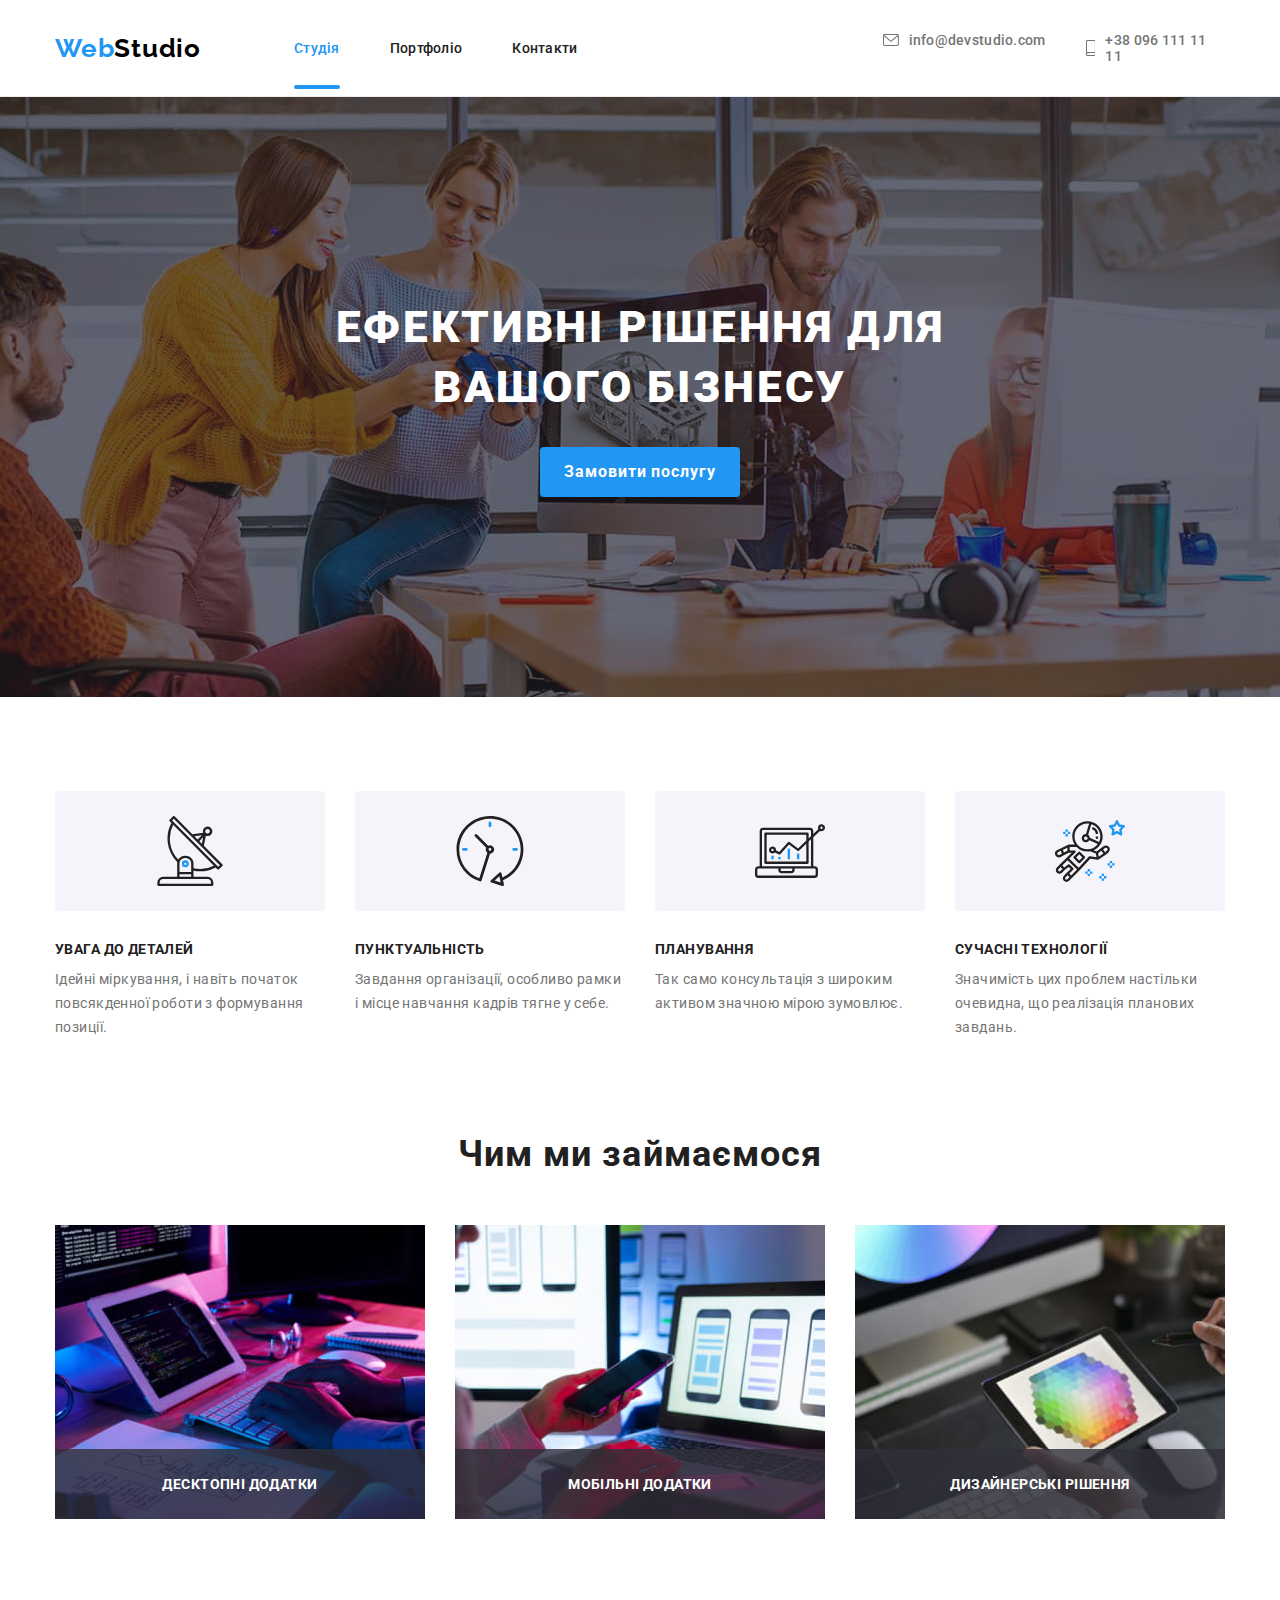
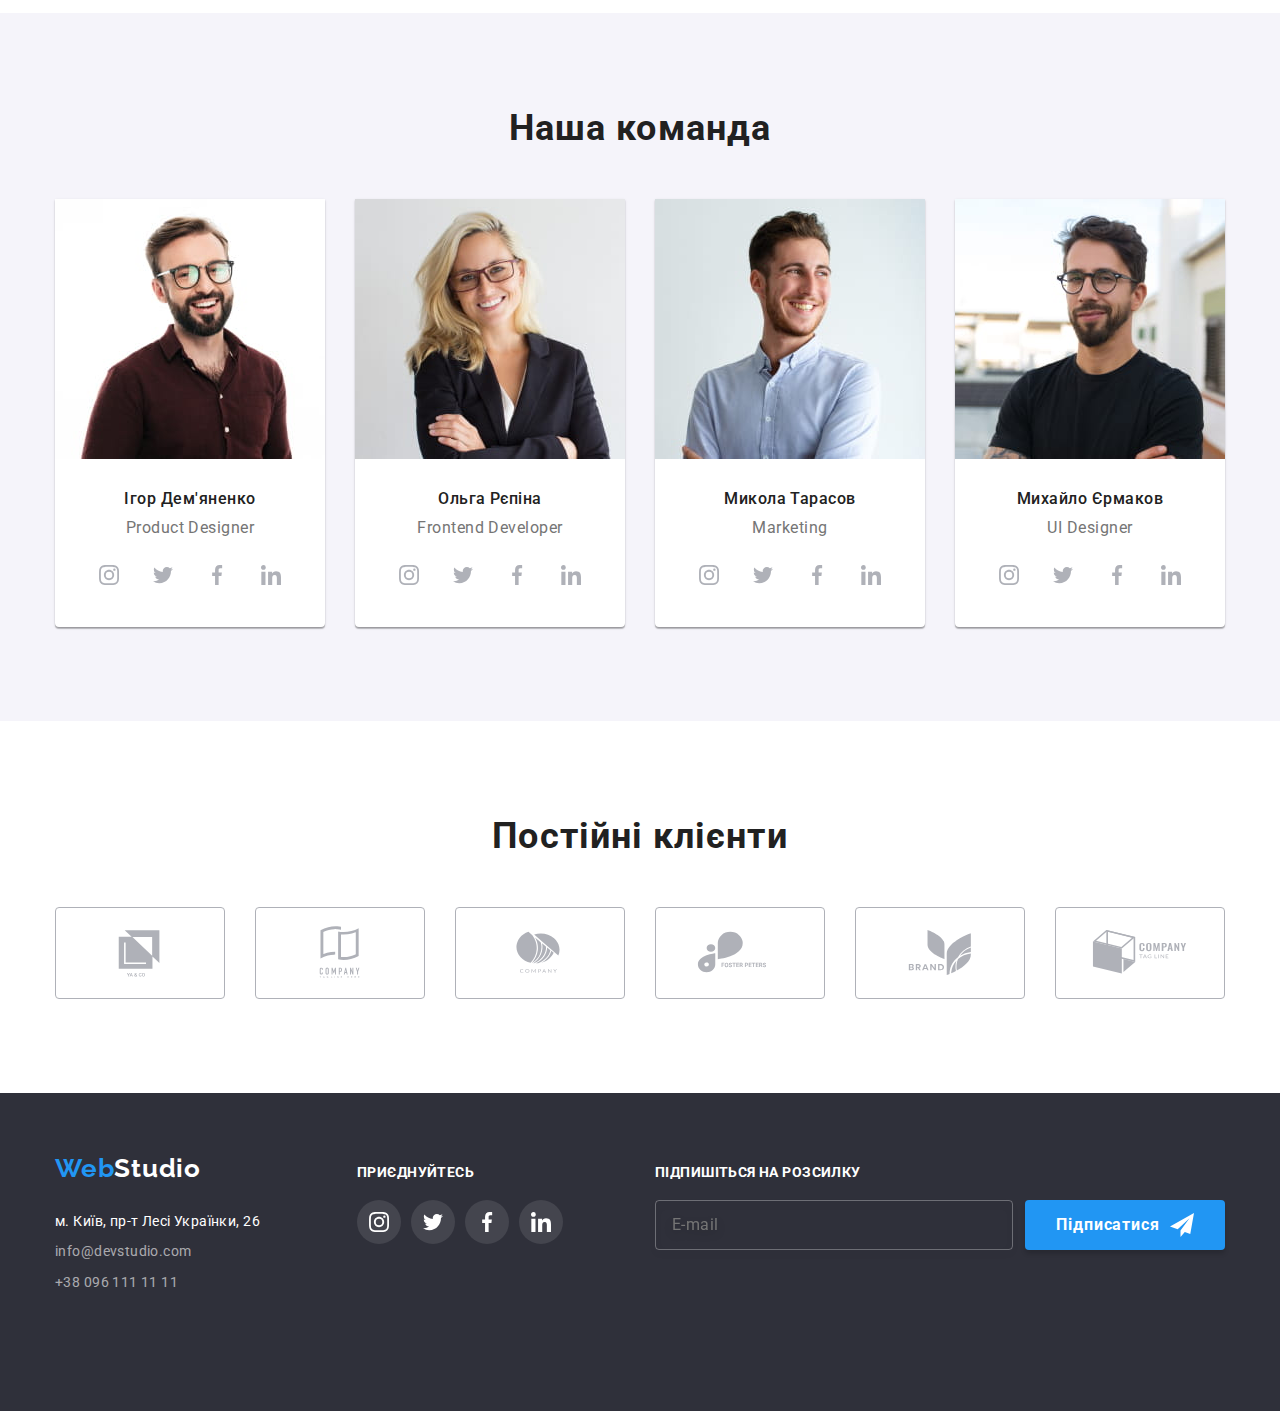
<file: index.html>
<!DOCTYPE html>
<html lang="uk">

<head>
  <meta charset="UTF-8" />
  <meta http-equiv="X-UA-Compatible" content="IE=edge" />
  <meta name="viewport" content="width=device-width, initial-scale=1.0" />
  <title>Web Studio - Студія</title>
  <link rel="preconnect" href="https://fonts.googleapis.com" />
  <link rel="preconnect" href="https://fonts.gstatic.com" crossorigin />
  <link href="https://fonts.googleapis.com/css2?family=Raleway:wght@700&family=Roboto:wght@400;500;700;900&display=swap"
    rel="stylesheet" />
  <link rel="stylesheet" href="./css/main.min.css">

</head>

<body data-body>
  <header class="header">
    <!-- Навігація -->
    <div class="header__container container">
      <!-- Логотип -->
      <div class="mobile-header">
        <a href="./index.html" lang="en" class="header__logo logo link">
          <span class="logo--alt">Web</span>Studio
        </a>
        <button type="button" class="menu-button" aria-expanded="true" data-menu-button>
          <svg width="40" height="40" aria-label="Перемикач мобільного меню" class="menu-button__icon">
            <use href="./images/icons.svg#icon-burger" class="icon__menu"></use>
            <use href="./images/icons.svg#icon-cross" class="icon__cross"></use>
          </svg>
        </button>
      </div>
      <div class="header__menu" data-menu>
        <nav class="nav">
          <ul class="nav__list list">
            <li class="nav__item">
              <a href="./index.html" class="nav__link nav__link--current link">
                Студія</a>
            </li>
            <li class="nav__item">
              <a href="./portfolio.html" class="nav__link link">
                Портфоліо
              </a>
            </li>
            <li class="nav__item">
              <a href="#" class="nav__link link">Контакти</a>
            </li>
          </ul>
        </nav>
        <ul class="header-contacts list">
          <li class="header-contacts__item">
            <a href="mailto:info@devstudio.com" class="header-contacts__link header-email link">
              <svg class="header-contacts__icon" width="16" height="12">
                <use href="./images/icons.svg#icon-envelope"></use>
              </svg>
              info@devstudio.com
            </a>
          </li>
          <li class="header-contacts__item">
            <a href="tel:+380961111111" class="header-contacts__link header-tel link">
              <svg class="header-contacts__icon" width="10" height="16">
                <use href="./images/icons.svg#icon-smartphone"></use>
              </svg>
              +38 096 111 11 11
            </a>
          </li>
        </ul>
        <ul class="header-socials list">
          <li class="header-socials__item">
            <a href="#" rel="nofollow noreferrer noopener" class="header-socials__link link">
              Instagram
            </a>
          </li>
          <li class="header-socials__item">
            <a href="#" rel="nofollow noreferrer noopener" class="header-socials__link link">
              Twitter
            </a>
          </li>
          <li class="header-socials__item">
            <a href="#" rel="nofollow noreferrer noopener" class="header-socials__link link">
              Facebook
            </a>
          </li>
          <li class="header-socials__item">
            <a href="#" rel="nofollow noreferrer noopener" class="header-socials__link link">
              LinkedIn
            </a>
          </li>
        </ul>
      </div>
    </div>
  </header>
  <main>
    <!-- Hero -->
    <section class="hero section">
      <div class="container">
        <h1 class="hero__title">Ефективні рішення для вашого бізнесу</h1>
        <button type="button" class="hero__button button" data-modal-open>Замовити послугу</button>
      </div>
    </section>
    <!-- Переваги -->
    <section class="advantages section">
      <div class="container">
        <h2 class="visually-hidden">Наші переваги</h2>
        <ul class="advantages__list list">
          <li class="advantages__item">
            <div class="advantages__wrapper">
              <svg class="advantages__icon" width="70" height="70">
                <use href="./images/icons.svg#icon-antenna"></use>
              </svg>
            </div>
            <h3 class="advantages__title">Увага до деталей</h3>
            <p class="advantages__text">
              Ідейні міркування, і навіть початок повсякденної роботи з
              формування позиції.
            </p>
          </li>
          <li class="advantages__item">
            <div class="advantages__wrapper">
              <svg class="advantages__icon" width="70" height="70">
                <use href="./images/icons.svg#icon-clock"></use>
              </svg>
            </div>
            <h3 class="advantages__title">Пунктуальність</h3>
            <p class="advantages__text">
              Завдання організації, особливо рамки і місце навчання кадрів
              тягне у себе.
            </p>
          </li>
          <li class="advantages__item">
            <div class="advantages__wrapper">
              <svg class="advantages__icon" width="70" height="70">
                <use href="./images/icons.svg#icon-diagram"></use>
              </svg>
            </div>
            <h3 class="advantages__title">Планування</h3>
            <p class="advantages__text">
              Так само консультація з широким активом значною мірою зумовлює.
            </p>
          </li>
          <li class="advantages__item">
            <div class="advantages__wrapper">
              <svg class="advantages__icon" width="70" height="70">
                <use href="./images/icons.svg#icon-astronaut"></use>
              </svg>
            </div>
            <h3 class="advantages__title">Сучасні технології</h3>
            <p class="advantages__text">
              Значимість цих проблем настільки очевидна, що реалізація
              планових завдань.
            </p>
          </li>
        </ul>
      </div>
    </section>
    <!-- Чим ми займаємося -->
    <section class="speciality section">
      <div class="container">
        <h2 class="speciality__title section__title">Чим ми займаємося</h2>
        <ul class="speciality__list list">
          <li class="speciality__item">
            <div class="speciality__thumb">
              <picture>
                <source srcset="./images/coder.jpg 1x, ./images/coder-x2.jpg 2x" media="(min-width: 1200px)">
                <img src="./images/coder.jpg" alt="Програміст, який працює за робочим столом в офісі" width="370"
                  class="speciality__img img" />
              </picture>
              <p class="speciality__text">Десктопні додатки</p>
            </div>
          </li>
          <li class="speciality__item">
            <div class="speciality__thumb">
              <picture>
                <source srcset="./images/ui-designer.jpg 1x, ./images/ui-designer-x2.jpg 2x"
                  media="(min-width: 1200px)">
                <img src="./images/ui-designer.jpg"
                  alt="Юай-дизайнер з телефоном в руці переглядає макети веб-інтерфейсу на ноутбуці" width="370"
                  class="speciality__img img" />
              </picture>
              <p class="speciality__text">Мобільні додатки</p>
            </div>
          </li>
          <li class="speciality__item">
            <div class="speciality__thumb">
              <picture>
                <source srcset="./images/artist.jpg 1x, ./images/artist-x2.jpg 2x" media="(min-width: 1200px)">
                <img src="./images/artist.jpg"
                  alt="Творчий художник веб-дизайну тримає графічний планшет із палітрою кольорів" width="370"
                  class="speciality__img img" />
              </picture>
              <p class="speciality__text">Дизайнерські рішення</p>
            </div>
          </li>
        </ul>
      </div>
    </section>
    <!-- Команда -->
    <section class="team section">
      <div class="container">
        <h2 class="team__title section__title">Наша команда</h2>
        <ul class="team__list list">
          <li class="team__card">
            <picture>
              <source srcset="./images/igor.jpg 1x, ./images/igor-x2.jpg 2x" media="(min-width: 1200px)">
              <source srcset="./images/igor-tab.jpg 1x, ./images/igor-tab-x2.jpg 2x" media="(min-width: 768px)">
              <source srcset="./images/igor-mob.jpg 1x, ./images/igor-mob-x2.jpg 2x" media="(max-width: 767px)">
              <img src="./images/igor.jpg"
                alt="Молодий білий чоловік з темним коротким волоссям і короткою бородою в окулярах та темно-бордовій сорочці"
                width="450" class="team__img img" />
            </picture>
            <div class="team__footer">
              <h3 class="team__member">Ігор Дем'яненко</h3>
              <p class="team__position">Product Designer</p>
              <ul class="team-socials">
                <li class="team-socials__item socials-item">
                  <a href="#" target="_blank" rel="nofollow noreferrer noopener"
                    class="team-socials__link socials-link link">
                    <svg class="team-socials__icon" width="20" height="20">
                      <use href="./images/icons.svg#icon-instagram"></use>
                    </svg>
                  </a>
                </li>
                <li class="team-socials__item socials-item">
                  <a href="#" target="_blank" rel="nofollow noreferrer noopener"
                    class="team-socials__link socials-link link">
                    <svg class="team-socials__icon" width="20" height="20">
                      <use href="./images/icons.svg#icon-twitter"></use>
                    </svg>
                  </a>
                </li>
                <li class="team-socials__item socials-item">
                  <a href="#" target="_blank" rel="nofollow noreferrer noopener"
                    class="team-socials__link socials-link link">
                    <svg class="team-socials__icon" width="20" height="20">
                      <use href="./images/icons.svg#icon-facebook"></use>
                    </svg>
                  </a>
                </li>
                <li class="team-socials__item socials-item">
                  <a href="#" target="_blank" rel="nofollow noreferrer noopener"
                    class="team-socials__link socials-link link">
                    <svg class="team-socials__icon" width="20" height="20">
                      <use href="./images/icons.svg#icon-linkedin"></use>
                    </svg>
                  </a>
                </li>
              </ul>
            </div>
          </li>
          <li class="team__card">
            <picture>
              <source srcset="./images/olga.jpg 1x, ./images/olga-x2.jpg 2x" media="(min-width: 1200px)">
              <source srcset="./images/olga-tab.jpg 1x, ./images/olga-tab-x2.jpg 2x" media="(min-width: 768px)">
              <source srcset="./images/olga-mob.jpg 1x, ./images/olga-mob-x2.jpg 2x" media="(max-width: 767px)">
              <img src="./images/olga.jpg"
                alt="Молода біла жінка з довгим білявим волоссям в окулярах та чорному піджаку" width="450"
                class="team__img img" />
            </picture>
            <div class="team__footer">
              <h3 class="team__member">Ольга Рєпіна</h3>
              <p class="team__position">Frontend Developer</p>
              <ul class="team-socials">
                <li class="team-socials__item socials-item">
                  <a href="#" target="_blank" rel="nofollow noreferrer noopener"
                    class="team-socials__link socials-link link">
                    <svg class="team-socials__icon" width="20" height="20">
                      <use href="./images/icons.svg#icon-instagram"></use>
                    </svg>
                  </a>
                </li>
                <li class="team-socials__item socials-item">
                  <a href="#" target="_blank" rel="nofollow noreferrer noopener"
                    class="team-socials__link socials-link link">
                    <svg class="team-socials__icon" width="20" height="20">
                      <use href="./images/icons.svg#icon-twitter"></use>
                    </svg>
                  </a>
                </li>
                <li class="team-socials__item socials-item">
                  <a href="#" target="_blank" rel="nofollow noreferrer noopener"
                    class="team-socials__link socials-link link">
                    <svg class="team-socials__icon" width="20" height="20">
                      <use href="./images/icons.svg#icon-facebook"></use>
                    </svg>
                  </a>
                </li>
                <li class="team-socials__item socials-item">
                  <a href="#" target="_blank" rel="nofollow noreferrer noopener"
                    class="team-socials__link socials-link link">
                    <svg class="team-socials__icon" width="20" height="20">
                      <use href="./images/icons.svg#icon-linkedin"></use>
                    </svg>
                  </a>
                </li>
              </ul>
            </div>
          </li>
          <li class="team__card">
            <picture>
              <source srcset="./images/mykola.jpg 1x, ./images/mykola-x2.jpg 2x" media="(min-width: 1200px)">
              <source srcset="./images/mykola-tab.jpg 1x, ./images/mykola-tab-x2.jpg 2x" media="(min-width: 768px)">
              <source srcset="./images/mykola-mob.jpg 1x, ./images/mykola-mob-x2.jpg 2x" media="(max-width: 767px)">
              <img src="./images/mykola.jpg"
                alt="Молодий білий чоловік з русявим волоссям та короткою бородою в блакитній сорочці" width="450"
                class="team__img img" />
            </picture>
            <div class="team__footer">
              <h3 class="team__member">Микола Тарасов</h3>
              <p class="team__position">Marketing</p>
              <ul class="team-socials">
                <li class="team-socials__item socials-item">
                  <a href="#" target="_blank" rel="nofollow noreferrer noopener"
                    class="team-socials__link socials-link link">
                    <svg class="team-socials__icon" width="20" height="20">
                      <use href="./images/icons.svg#icon-instagram"></use>
                    </svg>
                  </a>
                </li>
                <li class="team-socials__item socials-item">
                  <a href="#" target="_blank" rel="nofollow noreferrer noopener"
                    class="team-socials__link socials-link link">
                    <svg class="team-socials__icon" width="20" height="20">
                      <use href="./images/icons.svg#icon-twitter"></use>
                    </svg>
                  </a>
                </li>
                <li class="team-socials__item socials-item">
                  <a href="#" target="_blank" rel="nofollow noreferrer noopener"
                    class="team-socials__link socials-link link">
                    <svg class="team-socials__icon" width="20" height="20">
                      <use href="./images/icons.svg#icon-facebook"></use>
                    </svg>
                  </a>
                </li>
                <li class="team-socials__item socials-item">
                  <a href="#" target="_blank" rel="nofollow noreferrer noopener"
                    class="team-socials__link socials-link link">
                    <svg class="team-socials__icon" width="20" height="20">
                      <use href="./images/icons.svg#icon-linkedin"></use>
                    </svg>
                  </a>
                </li>
              </ul>
            </div>
          </li>
          <li class="team__card">
            <picture>
              <source srcset="./images/mykhailo.jpg 1x, ./images/mykhailo-x2.jpg 2x" media="(min-width: 1200px)">
              <source srcset="./images/mykhailo-tab.jpg 1x, ./images/mykhailo-tab-x2.jpg 2x" media="(min-width: 768px)">
              <source srcset="./images/mykhailo-mob.jpg 1x, ./images/mykhailo-mob-x2.jpg 2x" media="(max-width: 767px)">
              <img src="./images/mykhailo.jpg"
                alt="Молодий білий чоловік з темним коротким волоссям і короткою бородою в окулярах та чорній футболці"
                width="450" class="team__img img" />
            </picture>
            <div class="team__footer">
              <h3 class="team__member">Михайло Єрмаков</h3>
              <p class="team__position">UI Designer</p>
              <ul class="team-socials">
                <li class="team-socials__item socials-item">
                  <a href="#" target="_blank" rel="nofollow noreferrer noopener"
                    class="team-socials__link socials-link link">
                    <svg class="team-socials__icon" width="20" height="20">
                      <use href="./images/icons.svg#icon-instagram"></use>
                    </svg>
                  </a>
                </li>
                <li class="team-socials__item socials-item">
                  <a href="#" target="_blank" rel="nofollow noreferrer noopener"
                    class="team-socials__link socials-link link">
                    <svg class="team-socials__icon" width="20" height="20">
                      <use href="./images/icons.svg#icon-twitter"></use>
                    </svg>
                  </a>
                </li>
                <li class="team-socials__item socials-item">
                  <a href="#" target="_blank" rel="nofollow noreferrer noopener"
                    class="team-socials__link socials-link link">
                    <svg class="team-socials__icon" width="20" height="20">
                      <use href="./images/icons.svg#icon-facebook"></use>
                    </svg>
                  </a>
                </li>
                <li class="team-socials__item socials-item">
                  <a href="#" target="_blank" rel="nofollow noreferrer noopener"
                    class="team-socials__link socials-link link">
                    <svg class="team-socials__icon" width="20" height="20">
                      <use href="./images/icons.svg#icon-linkedin"></use>
                    </svg>
                  </a>
                </li>
              </ul>
            </div>
          </li>
        </ul>
      </div>
    </section>
    <!-- Клієнти -->
    <section class="clients section">
      <h2 class="clients__title section__title">Постійні клієнти</h2>
      <ul class="clients__list list">
        <li class="clients__item">
          <a href="#" class="clients__link link">
            <svg class="clients__icon" width="106" height="60">
              <use href="./images/icons.svg#icon-yaco"></use>
            </svg>
          </a>
        </li>
        <li class="clients__item">
          <a href="#" class="clients__link link">
            <svg class="clients__icon" width="106" height="60">
              <use href="./images/icons.svg#icon-tagline"></use>
            </svg>
          </a>
        </li>
        <li class="clients__item">
          <a href="#" class="clients__link link">
            <svg class="clients__icon" width="106" height="60">
              <use href="./images/icons.svg#icon-onion"></use>
            </svg>
          </a>
        </li>
        <li class="clients__item">
          <a href="#" class="clients__link link">
            <svg class="clients__icon" width="106" height="60">
              <use href="./images/icons.svg#icon-foster-peters"></use>
            </svg>
          </a>
        </li>
        <li class="clients__item">
          <a href="#" class="clients__link link">
            <svg class="clients__icon" width="106" height="60">
              <use href="./images/icons.svg#icon-brand"></use>
            </svg>
          </a>
        </li>
        <li class="clients__item">
          <a href="#" class="clients__link link">
            <svg class="clients__icon" width="106" height="60">
              <use href="./images/icons.svg#icon-cube"></use>
            </svg>
          </a>
        </li>
      </ul>
    </section>
  </main>
  <!-- Підвал -->
  <footer class="footer">
    <div class="footer__container container">
      <div class="footer-contacts">
        <a href="./index.html" lang="en" class="footer__logo logo link">
          <span class="logo--alt">Web</span>Studio
        </a>
        <address>
          <ul class="footer-contacts__list list">
            <li class="footer-contacts__item">
              <a href="https://goo.gl/maps/NJSrtaBUTpCPPySD8" rel="nofollow noreferrer noopener"
                class="footer-contacts__link footer-contacts__link--color link">
                м. Київ, пр-т Лесі Українки, 26
              </a>
            </li>
            <li class="footer-contacts__item">
              <a href="mailto:info@devstudio.com" class="footer-contacts__link link">
                info@devstudio.com
              </a>
            </li>
            <li class="footer-contacts__item">
              <a href="tel:+380961111111" class="footer-contacts__link link">
                +38 096 111 11 11
              </a>
            </li>
          </ul>
        </address>
      </div>
      <div class="footer-social">
        <b class="footer-social__title">Приєднуйтесь</b>
        <ul class="footer-social__list">
          <li class="footer-social__item socials-item">
            <a href="#" target="_blank" rel="nofollow noreferrer noopener" class="footer-social__link socials-link">
              <svg class="footer-social__icon" width="20" height="20">
                <use href="./images/icons.svg#icon-instagram"></use>
              </svg>
            </a>
          </li>
          <li class="footer-social__item socials-item">
            <a href="#" target="_blank" rel="nofollow noreferrer noopener" class="footer-social__link socials-link">
              <svg class="footer-social__icon" width="20" height="20">
                <use href="./images/icons.svg#icon-twitter"></use>
              </svg>
            </a>
          </li>
          <li class="footer-social__item socials-item">
            <a href="#" target="_blank" rel="nofollow noreferrer noopener" class="footer-social__link socials-link">
              <svg class="footer-social__icon" width="20" height="20">
                <use href="./images/icons.svg#icon-facebook"></use>
              </svg>
            </a>
          </li>
          <li class="footer-social__item socials-item">
            <a href="#" target="_blank" rel="nofollow noreferrer noopener" class="footer-social__link socials-link">
              <svg class="footer-social__icon" width="20" height="20">
                <use href="./images/icons.svg#icon-linkedin"></use>
              </svg>
            </a>
          </li>
        </ul>
      </div>
      <div class="subscription">
        <b class="subscription__title">Підпишіться на розсилку</b>
        <form class="subscription__form">
          <input aria-label="E-mail" type="email" name="footer-email" class="subscription__input" placeholder="E-mail"
            required>
          <button type="submit" class="subscription__button button">
            Підписатися
            <svg class="subscription__icon" width="24" height="24">
              <use href="./images/icons.svg#icon-send"></use>
            </svg>
          </button>
        </form>
      </div>
    </div>
  </footer>
  <!-- Модальне вікно -->
  <div class="backdrop is-hidden" data-modal>
    <div class="modal">
      <button type="button" class="modal-close" data-modal-close>
        <svg class="modal-close__icon" width="18" height="18">
          <use href="./images/icons.svg#icon-close-black"></use>
        </svg>
      </button>
      <b class="modal__title">Залиште свої дані, ми вам передзвонимо</b>
      <form class="modal__form">
        <div class="modal__wrapper">
          <label for="user-name" class="modal__input-label">Ім'я</label>
          <input type="text" name="user-name" id="user-name" placeholder=" " class="modal__input" required>
          <svg class="modal__input-icon" width="18" height="18">
            <use href="./images/icons.svg#icon-person"></use>
          </svg>
        </div>
        <div class="modal__wrapper">
          <label for="tel" class="modal__input-label">Телефон</label>
          <input type="tel" name="tel" id="tel" placeholder=" " class="modal__input" required>
          <svg class="modal__input-icon" width="18" height="18">
            <use href="./images/icons.svg#icon-phone"></use>
          </svg>
        </div>
        <div class="modal__wrapper">
          <label for="modal-email" class="modal__input-label">Пошта</label>
          <input type="email" name="email" id="modal-email" placeholder=" " class="modal__input" required>
          <svg class="modal__input-icon" width="18" height="18">
            <use href="./images/icons.svg#icon-email"></use>
          </svg>
        </div>
        <div class="modal__wrapper">
          <label for="modal-comment" class="modal__input-label">Коментар</label>
          <textarea name="modal-comment" id="modal-comment" rows="10" placeholder="Введіть текст"
            class="modal__coment"></textarea>
        </div>
        <div class="policy__wrapper">
          <input type="checkbox" id="policy" class="policy__input visually-hidden">
          <label for="policy" class="policy__label">
            <span class="policy__icon-wrapper">
              <svg class="policy__icon" width="16" height="15">
                <use href="./images/icons.svg#icon-check"></use>
              </svg>
            </span>
            <span class="policy__text">
              Погоджуюся з розсилкою та приймаю <a href="#" class="policy__link"> Умови
                договору</a>
            </span></label>
        </div>
        <button type="submit" class="modal__button button">Відправити</button>
      </form>
    </div>
  </div>
  <script src="./js/modal.js"></script>
  <script src="./js/mobile-menu.js"></script>
</body>

</html>
</file>
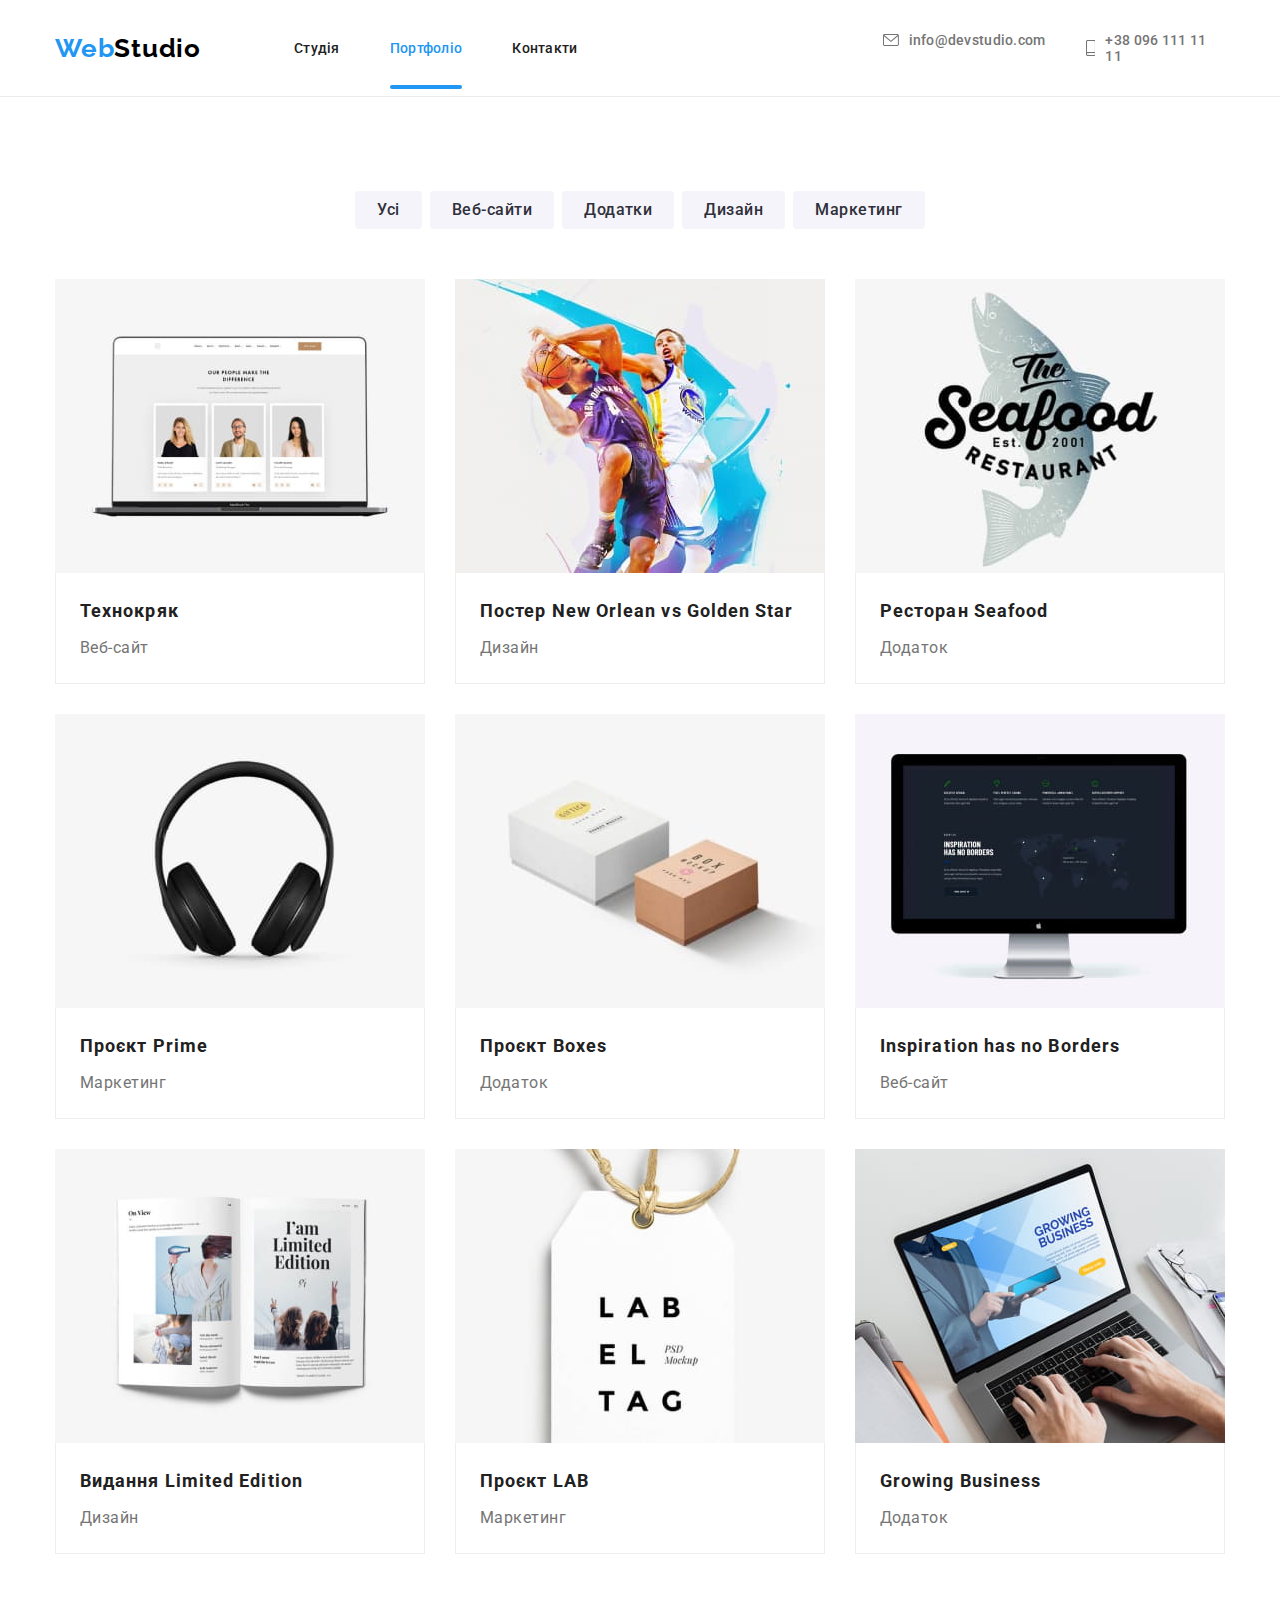
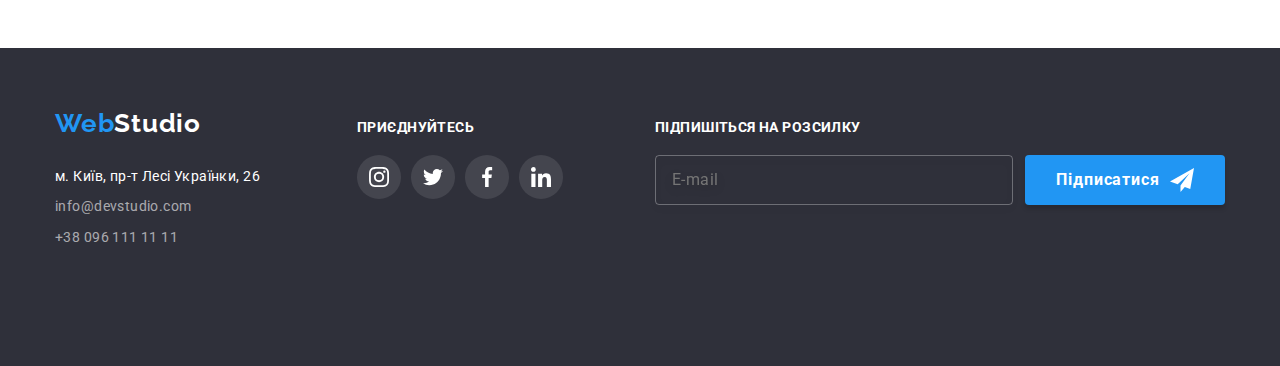
<file: portfolio.html>
<!DOCTYPE html>
<html lang="uk">

<head>
  <meta charset="UTF-8" />
  <meta http-equiv="X-UA-Compatible" content="IE=edge" />
  <meta name="viewport" content="width=device-width, initial-scale=1.0" />
  <title>Web Studio - Портфоліо</title>
  <link rel="preconnect" href="https://fonts.googleapis.com" />
  <link rel="preconnect" href="https://fonts.gstatic.com" crossorigin />
  <link href="https://fonts.googleapis.com/css2?family=Raleway:wght@700&family=Roboto:wght@400;500;700;900&display=swap"
    rel="stylesheet" />
  <link rel="stylesheet" href="./css/main.min.css">
</head>

<body data-body>
  <header class="header">
    <!-- Навігація -->
    <div class="header__container container">
      <!-- Логотип -->
      <div class="mobile-header">
        <a href="./index.html" lang="en" class="header__logo logo link">
          <span class="logo--alt">Web</span>Studio
        </a>
        <button type="button" class="menu-button" aria-expanded="true" data-menu-button>
          <svg width="40" height="40" aria-label="Перемикач мобільного меню" class="menu-button__icon">
            <use href="./images/icons.svg#icon-burger" class="icon__menu"></use>
            <use href="./images/icons.svg#icon-cross" class="icon__cross"></use>
          </svg>
        </button>
      </div>
      <div class="header__menu" data-menu>
        <nav class="nav">
          <ul class="nav__list list">
            <li class="nav__item">
              <a href="./index.html" class="nav__link link">
                Студія</a>
            </li>
            <li class="nav__item">
              <a href="./portfolio.html" class="nav__link nav__link--current link">
                Портфоліо
              </a>
            </li>
            <li class="nav__item">
              <a href="#" class="nav__link link">Контакти</a>
            </li>
          </ul>
        </nav>
        <ul class="header-contacts list">
          <li class="header-contacts__item">
            <a href="mailto:info@devstudio.com" class="header-contacts__link header-email link">
              <svg class="header-contacts__icon" width="16" height="12">
                <use href="./images/icons.svg#icon-envelope"></use>
              </svg>
              info@devstudio.com
            </a>
          </li>
          <li class="header-contacts__item">
            <a href="tel:+380961111111" class="header-contacts__link header-tel link">
              <svg class="header-contacts__icon" width="10" height="16">
                <use href="./images/icons.svg#icon-smartphone"></use>
              </svg>
              +38 096 111 11 11
            </a>
          </li>
        </ul>
        <ul class="header-socials list">
          <li class="header-socials__item">
            <a href="#" rel="nofollow noreferrer noopener" class="header-socials__link link">
              Instagram
            </a>
          </li>
          <li class="header-socials__item">
            <a href="#" rel="nofollow noreferrer noopener" class="header-socials__link link">
              Twitter
            </a>
          </li>
          <li class="header-socials__item">
            <a href="#" rel="nofollow noreferrer noopener" class="header-socials__link link">
              Facebook
            </a>
          </li>
          <li class="header-socials__item">
            <a href="#" rel="nofollow noreferrer noopener" class="header-socials__link link">
              LinkedIn
            </a>
          </li>
        </ul>
      </div>
    </div>
  </header>
  <main>
    <section class="portfolio section">
      <div class="container">
        <h1 class="visually-hidden">Портфоліо</h1>
        <!-- Кнопки фільтру -->
        <ul class="filter__list list">
          <li><button type="button" class="filter__button">Усі</button></li>
          <li>
            <button type="button" class="filter__button">Веб-сайти</button>
          </li>
          <li>
            <button type="button" class="filter__button">Додатки</button>
          </li>
          <li><button type="button" class="filter__button">Дизайн</button></li>
          <li>
            <button type="button" class="filter__button">Маркетинг</button>
          </li>
        </ul>
        <!-- Картки портфоліо -->
        <ul class="portfolio__list list">
          <li class="portfolio-card">
            <a href="#" class="portfolio__card-link link">
              <div class="portfolio__card-thumb">
                <picture>
                  <source srcset="./images/technocrjak.jpg 1x, ./images/technocrjak-x2.jpg 2x"
                    media="(min-width: 1200px)">
                  <source srcset="./images/technocrjak-tab.jpg 1x, ./images/technocrjak-tab-x2.jpg 2x"
                    media="(min-width: 768px)">
                  <source srcset="./images/technocrjak-mob.jpg 1x, ./images/technocrjak-mob-x2.jpg 2x"
                    media="(max-width: 767px)">
                  <img src="./images/technocrjak.jpg" alt="відкритий ноутбук" width="450"
                    class="portfolio__card-img img" />
                </picture>
                <p class="portfolio__card-thumb-overlay">Ресурс пропонує комплексні пропозиції з різним рівнем
                  функціоналу та
                  сервісів. Все це дозволить відвідувачу отримати вичерпні відомості про компанію чи приватну особу.</p>
              </div>
              <div class="portfolio__card-footer">
                <h2 class="portfolio__card-title">Технокряк</h2>
                <p class="portfolio__card-text">Веб-сайт</p>
              </div>
            </a>
          </li>
          <li class="portfolio-card">
            <a href="#" class="portfolio__card-link link">
              <div class="portfolio__card-thumb">
                <picture>
                  <source srcset="./images/basketball.jpg 1x, ./images/basketball-x2.jpg 2x"
                    media="(min-width: 1200px)">
                  <source srcset="./images/basketball-tab.jpg 1x, ./images/basketball-tab-x2.jpg 2x"
                    media="(min-width: 768px)">
                  <source srcset="./images/basketball-mob.jpg 1x, ./images/basketball-mob-x2.jpg 2x"
                    media="(max-width: 767px)">
                  <img src="./images/basketball.jpg" alt="двоє баскетболістів з м'ячем" width="450"
                    class="portfolio__card-img img" />
                </picture>
                <p class="portfolio__card-thumb-overlay">Ресурс пропонує комплексні пропозиції з різним рівнем
                  функціоналу та
                  сервісів. Все це дозволить відвідувачу отримати вичерпні відомості про компанію чи приватну особу.</p>
              </div>
              <div class="portfolio__card-footer">
                <h2 class="portfolio__card-title">Постер New Orlean vs Golden Star
                </h2>
                <p class="portfolio__card-text">Дизайн</p>
              </div>
            </a>
          </li>
          <li class="portfolio-card">
            <a href="#" class="portfolio__card-link link">
              <div class="portfolio__card-thumb">
                <picture>
                  <source srcset="./images/seafood.jpg 1x, ./images/seafood-x2.jpg 2x" media="(min-width: 1200px)">
                  <source srcset="./images/seafood-tab.jpg 1x, ./images/seafood-tab-x2.jpg 2x"
                    media="(min-width: 768px)">
                  <source srcset="./images/seafood-mob.jpg 1x, ./images/seafood-mob-x2.jpg 2x"
                    media="(max-width: 767px)">
                  <img src="./images/seafood.jpg" alt="напис сіфуд ресторан на фоні лосося" width="450"
                    class="portfolio__card-img img" />
                </picture>
                <p class="portfolio__card-thumb-overlay">Ресурс пропонує комплексні пропозиції з різним рівнем
                  функціоналу та
                  сервісів. Все це дозволить відвідувачу отримати вичерпні відомості про компанію чи приватну особу.</p>
              </div>
              <div class="portfolio__card-footer">
                <h2 class="portfolio__card-title">Ресторан Seafood</h2>
                <p class="portfolio__card-text">Додаток</p>
              </div>
            </a>
          </li>
          <li class="portfolio-card">
            <a href="#" class="portfolio__card-link link">
              <div class="portfolio__card-thumb">
                <picture>
                  <source srcset="./images/prime.jpg 1x, ./images/prime-x2.jpg 2x" media="(min-width: 1200px)">
                  <source srcset="./images/prime-tab.jpg 1x, ./images/prime-tab-x2.jpg 2x" media="(min-width: 768px)">
                  <source srcset="./images/prime-mob.jpg 1x, ./images/prime-mob-x2.jpg 2x" media="(max-width: 767px)">
                  <img src="./images/prime.jpg" alt="навушники" width="450" class="portfolio__card-img img" />
                </picture>
                <p class="portfolio__card-thumb-overlay">Ресурс пропонує комплексні пропозиції з різним рівнем
                  функціоналу та
                  сервісів. Все це дозволить відвідувачу отримати вичерпні відомості про компанію чи приватну особу.</p>
              </div>
              <div class="portfolio__card-footer">
                <h2 class="portfolio__card-title">Проєкт Prime</h2>
                <p class="portfolio__card-text">Маркетинг</p>
              </div>
            </a>
          </li>
          <li class="portfolio-card">
            <a href="#" class="portfolio__card-link link">
              <div class="portfolio__card-thumb">
                <picture>
                  <source srcset="./images/boxes.jpg 1x, ./images/boxes-x2.jpg 2x" media="(min-width: 1200px)">
                  <source srcset="./images/boxes-tab.jpg 1x, ./images/boxes-tab-x2.jpg 2x" media="(min-width: 768px)">
                  <source srcset="./images/boxes-mob.jpg 1x, ./images/boxes-mob-x2.jpg 2x" media="(max-width: 767px)">
                  <img src="./images/boxes.jpg" alt="дві коробки" width="450" class="portfolio__card-img img" />
                </picture>
                <p class="portfolio__card-thumb-overlay">Ресурс пропонує комплексні пропозиції з різним рівнем
                  функціоналу та
                  сервісів. Все це дозволить відвідувачу отримати вичерпні відомості про компанію чи приватну особу.</p>
              </div>
              <div class="portfolio__card-footer">
                <h2 class="portfolio__card-title">Проєкт Boxes</h2>
                <p class="portfolio__card-text">Додаток</p>
              </div>
            </a>
          </li>
          <li class="portfolio-card">
            <a href="#" class="portfolio__card-link link">
              <div class="portfolio__card-thumb">
                <picture>
                  <source srcset="./images/no-borders.jpg 1x, ./images/no-borders-x2.jpg 2x"
                    media="(min-width: 1200px)">
                  <source srcset="./images/no-borders-tab.jpg 1x, ./images/no-borders-tab-x2.jpg 2x"
                    media="(min-width: 768px)">
                  <source srcset="./images/no-borders-mob.jpg 1x, ./images/no-borders-mob-x2.jpg 2x"
                    media="(max-width: 767px)">
                  <img src="./images/no-borders.jpg" alt="епл монітор з картою світу" width="450"
                    class="portfolio__card-img img" />
                </picture>
                <p class="portfolio__card-thumb-overlay">Ресурс пропонує комплексні пропозиції з різним рівнем
                  функціоналу та
                  сервісів. Все це дозволить відвідувачу отримати вичерпні відомості про компанію чи приватну особу.</p>
              </div>
              <div class="portfolio__card-footer">
                <h2 class="portfolio__card-title">Inspiration has no Borders</h2>
                <p class="portfolio__card-text">Веб-сайт</p>
              </div>
            </a>
          </li>
          <li class="portfolio-card">
            <a href="#" class="portfolio__card-link link">
              <div class="portfolio__card-thumb">
                <picture>
                  <source srcset="./images/limited-edition.jpg 1x, ./images/limited-edition-x2.jpg 2x"
                    media="(min-width: 1200px)">
                  <source srcset="./images/limited-edition-tab.jpg 1x, ./images/limited-edition-tab-x2.jpg 2x"
                    media="(min-width: 768px)">
                  <source srcset="./images/limited-edition-mob.jpg 1x, ./images/limited-edition-mob-x2.jpg 2x"
                    media="(max-width: 767px)">
                  <img src="./images/limited-edition.jpg" alt="розгорнутий журнал" width="450"
                    class="portfolio__card-img img" />
                </picture>
                <p class="portfolio__card-thumb-overlay">Ресурс пропонує комплексні пропозиції з різним рівнем
                  функціоналу та
                  сервісів. Все це дозволить відвідувачу отримати вичерпні відомості про компанію чи приватну особу.</p>
              </div>
              <div class="portfolio__card-footer">
                <h2 class="portfolio__card-title">Видання Limited Edition</h2>
                <p class="portfolio__card-text">Дизайн</p>
              </div>
            </a>
          </li>
          <li class="portfolio-card">
            <a href="#" class="portfolio__card-link link">
              <div class="portfolio__card-thumb">
                <picture>
                  <source srcset="./images/lab.jpg 1x, ./images/lab-x2.jpg 2x" media="(min-width: 1200px)">
                  <source srcset="./images/lab-tab.jpg 1x, ./images/lab-tab-x2.jpg 2x" media="(min-width: 768px)">
                  <source srcset="./images/lab-mob.jpg 1x, ./images/lab-mob-x2.jpg 2x" media="(max-width: 767px)">
                  <img src="./images/lab.jpg" alt="бірка з написом лейбел тег" width="450"
                    class="portfolio__card-img img" />
                </picture>
                <p class="portfolio__card-thumb-overlay">Ресурс пропонує комплексні пропозиції з різним рівнем
                  функціоналу та
                  сервісів. Все це дозволить відвідувачу отримати вичерпні відомості про компанію чи приватну особу.</p>
              </div>
              <div class="portfolio__card-footer">
                <h2 class="portfolio__card-title">Проєкт LAB</h2>
                <p class="portfolio__card-text">Маркетинг</p>
              </div>
            </a>
          </li>
          <li class="portfolio-card">
            <a href="#" class="portfolio__card-link link">
              <div class="portfolio__card-thumb">
                <picture>
                  <source srcset="./images/business.jpg 1x, ./images/business-x2.jpg 2x" media="(min-width: 1200px)">
                  <source srcset="./images/business-tab.jpg 1x, ./images/business-tab-x2.jpg 2x"
                    media="(min-width: 768px)">
                  <source srcset="./images/business-mob.jpg 1x, ./images/business-mob-x2.jpg 2x"
                    media="(max-width: 767px)">
                  <img src="./images/business.jpg" alt="чоловічі руки друкують за відкритим ноутбуком" width="450"
                    class="portfolio__card-img img" />
                </picture>
                <p class="portfolio__card-thumb-overlay">Ресурс пропонує комплексні пропозиції з різним рівнем
                  функціоналу та
                  сервісів. Все це дозволить відвідувачу отримати вичерпні відомості про компанію чи приватну особу.</p>
              </div>
              <div class="portfolio__card-footer">
                <h2 class="portfolio__card-title">Growing Business</h2>
                <p class="portfolio__card-text">Додаток</p>
              </div>
            </a>
          </li>
        </ul>
      </div>
    </section>
  </main>
  <!-- Підвал -->
  <footer class="footer">
    <div class="footer__container container">
      <div class="footer-contacts">
        <a href="./index.html" lang="en" class="footer__logo logo link">
          <span class="logo--alt">Web</span>Studio
        </a>
        <address>
          <ul class="footer-contacts__list list">
            <li class="footer-contacts__item">
              <a href="https://goo.gl/maps/NJSrtaBUTpCPPySD8" rel="nofollow noreferrer noopener"
                class="footer-contacts__link footer-contacts__link--color link">
                м. Київ, пр-т Лесі Українки, 26
              </a>
            </li>
            <li class="footer-contacts__item">
              <a href="mailto:info@devstudio.com" class="footer-contacts__link link">
                info@devstudio.com
              </a>
            </li>
            <li class="footer-contacts__item">
              <a href="tel:+380961111111" class="footer-contacts__link link">
                +38 096 111 11 11
              </a>
            </li>
          </ul>
        </address>
      </div>
      <div class="footer-social">
        <b class="footer-social__title">Приєднуйтесь</b>
        <ul class="footer-social__list">
          <li class="footer-social__item socials-item">
            <a href="#" target="_blank" rel="nofollow noreferrer noopener" class="footer-social__link socials-link">
              <svg class="footer-social__icon" width="20" height="20">
                <use href="./images/icons.svg#icon-instagram"></use>
              </svg>
            </a>
          </li>
          <li class="footer-social__item socials-item">
            <a href="#" target="_blank" rel="nofollow noreferrer noopener" class="footer-social__link socials-link">
              <svg class="footer-social__icon" width="20" height="20">
                <use href="./images/icons.svg#icon-twitter"></use>
              </svg>
            </a>
          </li>
          <li class="footer-social__item socials-item">
            <a href="#" target="_blank" rel="nofollow noreferrer noopener" class="footer-social__link socials-link">
              <svg class="footer-social__icon" width="20" height="20">
                <use href="./images/icons.svg#icon-facebook"></use>
              </svg>
            </a>
          </li>
          <li class="footer-social__item socials-item">
            <a href="#" target="_blank" rel="nofollow noreferrer noopener" class="footer-social__link socials-link">
              <svg class="footer-social__icon" width="20" height="20">
                <use href="./images/icons.svg#icon-linkedin"></use>
              </svg>
            </a>
          </li>
        </ul>
      </div>
      <div class="subscription">
        <b class="subscription__title">Підпишіться на розсилку</b>
        <form class="subscription__form">
          <input aria-label="E-mail" type="email" name="footer-email" class="subscription__input" placeholder="E-mail"
            required>
          <button type="submit" class="subscription__button button">
            Підписатися
            <svg class="subscription__icon" width="24" height="24">
              <use href="./images/icons.svg#icon-send"></use>
            </svg>
          </button>
        </form>
      </div>
    </div>
  </footer>
  <script src="./js/mobile-menu.js"></script>
</body>

</html>
</file>
<file: css/main.min.css>
/*! modern-normalize v1.1.0 | MIT License | https://github.com/sindresorhus/modern-normalize */*,::before,::after{-webkit-box-sizing:border-box;box-sizing:border-box}html{-moz-tab-size:4;-o-tab-size:4;tab-size:4}html{line-height:1.15;-webkit-text-size-adjust:100%}body{margin:0}body{font-family:system-ui,-apple-system,"Segoe UI",Roboto,Helvetica,Arial,sans-serif,"Apple Color Emoji","Segoe UI Emoji"}hr{height:0;color:inherit}abbr[title]{-webkit-text-decoration:underline dotted;text-decoration:underline dotted}b,strong{font-weight:bolder}code,kbd,samp,pre{font-family:ui-monospace,SFMono-Regular,Consolas,"Liberation Mono",Menlo,monospace;font-size:1em}small{font-size:80%}sub,sup{font-size:75%;line-height:0;position:relative;vertical-align:baseline}sub{bottom:-0.25em}sup{top:-0.5em}table{text-indent:0;border-color:inherit}button,input,optgroup,select,textarea{font-family:inherit;font-size:100%;line-height:1.15;margin:0}button,select{text-transform:none}button,[type=button],[type=reset],[type=submit]{-webkit-appearance:button}::-moz-focus-inner{border-style:none;padding:0}:-moz-focusring{outline:1px dotted ButtonText}:-moz-ui-invalid{box-shadow:none}legend{padding:0}progress{vertical-align:baseline}::-webkit-inner-spin-button,::-webkit-outer-spin-button{height:auto}[type=search]{-webkit-appearance:textfield;outline-offset:-2px}::-webkit-search-decoration{-webkit-appearance:none}::-webkit-file-upload-button{-webkit-appearance:button;font:inherit}summary{display:list-item}.visually-hidden{position:absolute;width:1px;height:1px;margin:-1px;border:0;padding:0;white-space:nowrap;-webkit-clip-path:inset(100%);clip-path:inset(100%);clip:rect(0 0 0 0);overflow:hidden}h1,h2,h3,h4,h5,h6,p{margin:0}ul{list-style:none;margin:0;padding:0}.link{font-style:normal;text-decoration:none}.img{display:block;width:100%;height:auto}body{background-color:#fff;color:#757575;font-family:Roboto,sans-serif}.no-scroll{overflow:hidden}.container{width:100%;margin-left:auto;margin-right:auto;padding-right:15px;padding-left:15px}@media screen and (min-width: 480px){.container{max-width:480px}}@media screen and (min-width: 768px){.container{max-width:768px}}@media screen and (min-width: 1200px){.container{max-width:1200px}}.section{padding:60px 0}@media screen and (min-width: 1200px){.section{padding:94px 0}}.section__title{margin-bottom:30px;font-size:28px;line-height:1.1785714286;letter-spacing:.03em;text-align:center;color:#212121}@media screen and (min-width: 1200px){.section__title{margin-bottom:50px;font-size:36px;line-height:1.1666666667}}.subscription__input:-webkit-autofill{-webkit-box-shadow:inset 0 0 0 50px #2f303a;-webkit-text-fill-color:#fff}.modal__input:-webkit-autofill{-webkit-box-shadow:inset 0 0 0 50px #fff;-webkit-text-fill-color:#000}.button{font-weight:700;font-size:16px;line-height:1.875;letter-spacing:.06em;background-color:#2196f3;color:#fff;-webkit-box-shadow:0px 4px 4px rgba(0,0,0,.15);box-shadow:0px 4px 4px rgba(0,0,0,.15);border:0 solid rgba(0,0,0,0);border-radius:4px;cursor:pointer;-webkit-transition:background-color 250ms cubic-bezier(0.4, 0, 0.2, 1);transition:background-color 250ms cubic-bezier(0.4, 0, 0.2, 1)}@media screen and (max-width: 1199px){.button:active{background-color:#188ce8}}@media screen and (min-width: 1200px){.button:hover,.button:focus{background-color:#188ce8}}.socials-item{width:44px;height:44px}.socials-link{display:-webkit-box;display:-ms-flexbox;display:flex;-webkit-box-align:center;-ms-flex-align:center;align-items:center;-webkit-box-pack:center;-ms-flex-pack:center;justify-content:center;width:100%;height:100%;border-radius:50%}.backdrop{position:fixed;top:0;left:0;width:100%;height:100%;overflow:auto;background-color:rgba(0,0,0,.2);-webkit-transition:opacity 250ms ease,visibility 250ms ease;transition:opacity 250ms ease,visibility 250ms ease;z-index:3}.is-hidden{opacity:0;visibility:hidden;pointer-events:none}.modal{position:absolute;top:50%;left:50%;-webkit-transform:translate(-50%, -40vh);transform:translate(-50%, -40vh);width:90%;height:609px;padding:20px;background:#fff;-webkit-box-shadow:0px 1px 3px rgba(0,0,0,.12),0px 1px 1px rgba(0,0,0,.14),0px 2px 1px rgba(0,0,0,.2);box-shadow:0px 1px 3px rgba(0,0,0,.12),0px 1px 1px rgba(0,0,0,.14),0px 2px 1px rgba(0,0,0,.2);border-radius:4px;-webkit-transition:-webkit-transform 250ms cubic-bezier(0.4, 0, 0.2, 1);transition:-webkit-transform 250ms cubic-bezier(0.4, 0, 0.2, 1);transition:transform 250ms cubic-bezier(0.4, 0, 0.2, 1);transition:transform 250ms cubic-bezier(0.4, 0, 0.2, 1), -webkit-transform 250ms cubic-bezier(0.4, 0, 0.2, 1)}@media screen and (min-width: 480px){.modal{width:450px;height:609px;padding:40px}}@media screen and (min-width: 1200px){.modal{top:50%;left:50%;-webkit-transform:translate(-50%, -50%);transform:translate(-50%, -50%);width:528px;height:581px}}.backdrop.is-hidden .modal{-webkit-transform:translate(-50%, -50%) scale(1.2) translateY(100%);transform:translate(-50%, -50%) scale(1.2) translateY(100%)}.modal__title{display:block;margin-bottom:12px;font-weight:700;font-size:20px;line-height:1.5;text-align:center;letter-spacing:.03em;color:#212121}@media screen and (min-width: 1200px){.modal__title{line-height:1.15}}.modal__wrapper{position:relative;display:-webkit-box;display:-ms-flexbox;display:flex;-webkit-box-orient:vertical;-webkit-box-direction:normal;-ms-flex-direction:column;flex-direction:column;margin-bottom:10px}.modal__wrapper:nth-of-type(4){margin-bottom:20px}.modal__input-label{display:block;margin-bottom:4px;font-size:12px;line-height:1.1666666667;letter-spacing:.01em;color:#757575}.modal__input,.modal__coment{width:100%;border:1px solid rgba(33,33,33,.2);border-radius:4px;-webkit-transition:border-color 250ms cubic-bezier(0.4, 0, 0.2, 1),outline 250ms cubic-bezier(0.4, 0, 0.2, 1);transition:border-color 250ms cubic-bezier(0.4, 0, 0.2, 1),outline 250ms cubic-bezier(0.4, 0, 0.2, 1)}@media screen and (min-width: 480px){.modal__input,.modal__coment{width:370px}}@media screen and (min-width: 1200px){.modal__input,.modal__coment{width:448px}}.modal__input{height:40px;padding:11px 12px 11px 42px}.modal__input:focus{border-color:#2196f3;outline:1px solid #2196f3}.modal__coment{height:120px;resize:none;padding:12px 16px}.modal__coment::-webkit-input-placeholder{font-size:14px;line-height:1.1428571429;letter-spacing:.01em;color:rgba(117,117,117,.5)}.modal__coment::-moz-placeholder{font-size:14px;line-height:1.1428571429;letter-spacing:.01em;color:rgba(117,117,117,.5)}.modal__coment:-ms-input-placeholder{font-size:14px;line-height:1.1428571429;letter-spacing:.01em;color:rgba(117,117,117,.5)}.modal__coment::-ms-input-placeholder{font-size:14px;line-height:1.1428571429;letter-spacing:.01em;color:rgba(117,117,117,.5)}.modal__coment::placeholder{font-size:14px;line-height:1.1428571429;letter-spacing:.01em;color:rgba(117,117,117,.5)}@media screen and (min-width: 1200px){.modal__coment::-webkit-input-placeholder{font-size:12px;line-height:1.1666666667}.modal__coment::-moz-placeholder{font-size:12px;line-height:1.1666666667}.modal__coment:-ms-input-placeholder{font-size:12px;line-height:1.1666666667}.modal__coment::-ms-input-placeholder{font-size:12px;line-height:1.1666666667}.modal__coment::placeholder{font-size:12px;line-height:1.1666666667}}.modal__coment:focus{border-color:#2196f3;outline:1px solid #2196f3}.modal__input-icon{position:absolute;bottom:11px;left:12px;-webkit-transition:fill 250ms cubic-bezier(0.4, 0, 0.2, 1);transition:fill 250ms cubic-bezier(0.4, 0, 0.2, 1)}.modal__input:focus+.modal__input-icon{fill:#2196f3}.modal__button{display:block;margin-left:auto;margin-right:auto;padding:10px 52px}.modal-close{position:absolute;top:8px;right:8px;display:-webkit-box;display:-ms-flexbox;display:flex;-webkit-box-align:center;-ms-flex-align:center;align-items:center;justify-items:center;width:30px;height:30px;padding:6px;background-color:#fff;border:1px solid rgba(0,0,0,.1);border-radius:50%;cursor:pointer;color:#000;-webkit-transition:color 250ms cubic-bezier(0.4, 0, 0.2, 1);transition:color 250ms cubic-bezier(0.4, 0, 0.2, 1)}.modal-close__icon{fill:currentColor}.modal-close:active{color:#2196f3}@media screen and (min-width: 1200px){.modal-close:hover,.modal-close:focus{color:#2196f3}}.policy__label{display:-webkit-box;display:-ms-flexbox;display:flex;-webkit-box-align:center;-ms-flex-align:center;align-items:center;-webkit-box-pack:center;-ms-flex-pack:center;justify-content:center;font-size:12px;line-height:1.1666666667;letter-spacing:.03em;color:#757575}@media screen and (min-width: 1200px){.policy__label{font-size:14px;line-height:1.7142857143}}.policy__link{color:#2196f3}.policy__wrapper{margin-bottom:30px}.policy__icon-wrapper{display:-webkit-box;display:-ms-flexbox;display:flex;-webkit-box-align:center;-ms-flex-align:center;align-items:center;-webkit-box-pack:center;-ms-flex-pack:center;justify-content:center;margin-right:8px;width:16px;height:15px;border:2px solid #000;border-radius:2px;fill:rgba(0,0,0,0);-webkit-transition:border-color 250ms cubic-bezier(0.4, 0, 0.2, 1),background-color 250ms cubic-bezier(0.4, 0, 0.2, 1),fill 250ms cubic-bezier(0.4, 0, 0.2, 1);transition:border-color 250ms cubic-bezier(0.4, 0, 0.2, 1),background-color 250ms cubic-bezier(0.4, 0, 0.2, 1),fill 250ms cubic-bezier(0.4, 0, 0.2, 1)}.policy__input:focus+.policy__label .policy__icon-wrapper{border-color:#2196f3}.policy__input:checked+.policy__label .policy__icon-wrapper{border-color:rgba(0,0,0,0);background-color:#2196f3;fill:#fff}.logo{font-family:Raleway,sans-serif;font-weight:700;font-size:24px;line-height:1.1666666667;letter-spacing:.03em}@media screen and (min-width: 1200px){.logo{font-size:26px;line-height:1.1923076923}}.header{border-bottom:1px solid #ececec}.header__logo{display:inline-block;padding-top:16px;padding-bottom:16px;color:#000}@media screen and (min-width: 1200px){.header__logo{padding-top:24px;padding-bottom:24px}}.header__container{position:relative}@media screen and (min-width: 768px){.header__container{display:-webkit-box;display:-ms-flexbox;display:flex}}.mobile-header{display:-webkit-box;display:-ms-flexbox;display:flex;-webkit-box-align:center;-ms-flex-align:center;align-items:center}.menu-button{display:inline-block;width:40px;height:40px;margin-left:auto;padding:0;background-color:rgba(0,0,0,0);border:none;z-index:2}@media screen and (min-width: 768px){.menu-button{display:none}}.menu-button__icon{-webkit-transition:fill 250ms cubic-bezier(0.4, 0, 0.2, 1);transition:fill 250ms cubic-bezier(0.4, 0, 0.2, 1)}.menu-button:active .menu-button__icon{fill:#2196f3}.icon__cross{display:none}.menu-button.is-open .icon__cross{display:block}.menu-button.is-open .icon__menu{display:none}@media screen and (max-width: 767px){.header__menu{display:none}.header__menu.is-open{position:fixed;top:0;left:0;display:-webkit-box;display:-ms-flexbox;display:flex;-webkit-box-orient:vertical;-webkit-box-direction:normal;-ms-flex-direction:column;flex-direction:column;-webkit-box-pack:justify;-ms-flex-pack:justify;justify-content:space-between;width:100vw;height:100vh;height:100dvh;padding:48px 40px;overflow:auto;background-color:#fff;z-index:1}}@media screen and (min-width: 768px){.header__menu{display:-webkit-box;display:-ms-flexbox;display:flex;-webkit-box-align:center;-ms-flex-align:center;align-items:center;margin-left:88px}}@media screen and (min-width: 1200px){.header__menu{margin-left:93px}}.header-socials{display:-webkit-box;display:-ms-flexbox;display:flex;-ms-flex-wrap:wrap;flex-wrap:wrap}.header-socials__item:not(:first-child){padding-left:10px}.header-socials__item:not(:last-child){padding-right:10px;border-right:1px solid rgba(33,33,33,.2)}.header-socials__link{font-weight:500;font-size:16px;line-height:1.375;letter-spacing:.02em;color:#2196f3}@media screen and (min-width: 480px){.header-socials__link{font-size:18px;line-height:1.2222222222}}@media screen and (min-width: 480px){.header-socials{-ms-flex-wrap:nowrap;flex-wrap:nowrap}}@media screen and (min-width: 768px){.header-socials{display:none}}.nav__list{display:-webkit-box;display:-ms-flexbox;display:flex;-webkit-box-orient:vertical;-webkit-box-direction:normal;-ms-flex-direction:column;flex-direction:column;gap:32px}@media screen and (min-width: 768px){.nav__list{-webkit-box-orient:horizontal;-webkit-box-direction:normal;-ms-flex-direction:row;flex-direction:row;gap:50px;-ms-flex-preferred-size:calc((100% - 100px)/3);flex-basis:calc((100% - 100px)/3)}}@media screen and (min-width: 768px){.nav{-webkit-box-align:center;-ms-flex-align:center;align-items:center}}.nav__link{font-weight:500;font-size:36px;line-height:1.25;letter-spacing:.02em;color:#212121;-webkit-transition:color 250ms cubic-bezier(0.4, 0, 0.2, 1);transition:color 250ms cubic-bezier(0.4, 0, 0.2, 1)}.nav__link:active{color:#2196f3}@media screen and (min-width: 480px){.nav__link{font-size:40px;line-height:1.175}}@media screen and (min-width: 768px){.nav__link{display:inline-block;padding-top:32px;padding-bottom:32px;font-size:14px;line-height:1.1428571429}}@media screen and (min-width: 1200px){.nav__link:hover,.nav__link:focus{color:#2196f3}}.header-contacts{display:-webkit-box;display:-ms-flexbox;display:flex}@media screen and (max-width: 767px){.header-contacts{-webkit-box-orient:vertical;-webkit-box-direction:reverse;-ms-flex-direction:column-reverse;flex-direction:column-reverse;gap:32px;margin-top:auto;margin-bottom:64px}}@media screen and (min-width: 768px){.header-contacts{margin-left:96px;-webkit-box-orient:vertical;-webkit-box-direction:normal;-ms-flex-direction:column;flex-direction:column;gap:10px}}@media screen and (min-width: 1200px){.header-contacts{margin-left:305px;-webkit-box-orient:horizontal;-webkit-box-direction:normal;-ms-flex-direction:row;flex-direction:row;gap:40px}}.header-contacts__icon{display:none}@media screen and (min-width: 768px){.header-contacts__icon{display:block;margin-right:8px;fill:currentColor;-webkit-transition:fill 250ms cubic-bezier(0.4, 0, 0.2, 1);transition:fill 250ms cubic-bezier(0.4, 0, 0.2, 1)}.header-contacts__link:active .header-contacts__icon{fill:currentColor}}@media screen and (min-width: 1200px){.header-contacts__icon{margin-right:10px}.header-contacts__link:hover .header-contacts__icon,.header-contacts__link:focus .header-contacts__icon{fill:currentColor}}.header-tel{font-weight:500;font-size:26px;line-height:1.5384615385;letter-spacing:.02em;color:#2196f3}@media screen and (min-width: 480px){.header-tel{font-size:34px;line-height:1.1764705882}}.header-email{font-weight:500;font-size:24px;line-height:1.1666666667;letter-spacing:.02em;color:#757575}.header-contacts__link{-webkit-transition:color 250ms cubic-bezier(0.4, 0, 0.2, 1);transition:color 250ms cubic-bezier(0.4, 0, 0.2, 1)}@media screen and (min-width: 768px){.header-contacts__link{font-size:12px;line-height:1.1666666667;letter-spacing:.02em}.header-contacts__link:active{color:#2196f3}}@media screen and (min-width: 1200px){.header-contacts__link{display:block;padding:32px 0;font-size:14px;line-height:1.1428571429}.header-contacts__link:hover,.header-contacts__link:focus{color:#2196f3}}@media screen and (min-width: 768px){.header-contacts__link{display:-webkit-box;display:-ms-flexbox;display:flex;-webkit-box-align:center;-ms-flex-align:center;align-items:center;color:inherit}}.logo--alt{color:#2196f3}@media screen and (min-width: 768px){.nav__link--current{position:relative;color:#2196f3}.nav__link--current::after{position:absolute;left:0;bottom:-1px;content:"";width:100%;height:4px;border-radius:2px;background-color:#2196f3}}.hero{margin-left:auto;margin-right:auto;padding:118px 0;text-align:center;background-image:-webkit-gradient(linear, left top, left bottom, from(rgba(47, 48, 58, 0.4)), to(rgba(47, 48, 58, 0.4))),url(../images/hero-background-mob.jpg);background-image:linear-gradient(rgba(47, 48, 58, 0.4), rgba(47, 48, 58, 0.4)),url(../images/hero-background-mob.jpg);background-repeat:no-repeat;background-position:center;background-size:cover;background-color:#2f303a;background-position:center}@media(min-device-pixel-ratio: 2),(-webkit-min-device-pixel-ratio: 2),(min-resolution: 192dpi),(min-resolution: 2dppx){.hero{background-image:-webkit-gradient(linear, left top, left bottom, from(rgba(47, 48, 58, 0.4)), to(rgba(47, 48, 58, 0.4))),url(../images/hero-background-mob-x2.jpg);background-image:linear-gradient(rgba(47, 48, 58, 0.4), rgba(47, 48, 58, 0.4)),url(../images/hero-background-mob-x2.jpg)}}@media screen and (min-width: 480px){.hero{background-image:-webkit-gradient(linear, left top, left bottom, from(rgba(47, 48, 58, 0.4)), to(rgba(47, 48, 58, 0.4))),url(../images/hero-background-tab.jpg);background-image:linear-gradient(rgba(47, 48, 58, 0.4), rgba(47, 48, 58, 0.4)),url(../images/hero-background-tab.jpg)}}@media screen and (min-width: 480px)and (min-device-pixel-ratio: 2),screen and (min-width: 480px)and (-webkit-min-device-pixel-ratio: 2),screen and (min-width: 480px)and (min-resolution: 192dpi),screen and (min-width: 480px)and (min-resolution: 2dppx){.hero{background-image:-webkit-gradient(linear, left top, left bottom, from(rgba(47, 48, 58, 0.4)), to(rgba(47, 48, 58, 0.4))),url(../images/hero-background-tab-x2.jpg);background-image:linear-gradient(rgba(47, 48, 58, 0.4), rgba(47, 48, 58, 0.4)),url(../images/hero-background-tab-x2.jpg)}}@media screen and (min-width: 768px){.hero{min-width:768;background-image:-webkit-gradient(linear, left top, left bottom, from(rgba(47, 48, 58, 0.4)), to(rgba(47, 48, 58, 0.4))),url(../images/hero-background.jpg);background-image:linear-gradient(rgba(47, 48, 58, 0.4), rgba(47, 48, 58, 0.4)),url(../images/hero-background.jpg)}}@media screen and (min-width: 768px)and (min-device-pixel-ratio: 2),screen and (min-width: 768px)and (-webkit-min-device-pixel-ratio: 2),screen and (min-width: 768px)and (min-resolution: 192dpi),screen and (min-width: 768px)and (min-resolution: 2dppx){.hero{background-image:-webkit-gradient(linear, left top, left bottom, from(rgba(47, 48, 58, 0.4)), to(rgba(47, 48, 58, 0.4))),url(../images/hero-background-x2.jpg);background-image:linear-gradient(rgba(47, 48, 58, 0.4), rgba(47, 48, 58, 0.4)),url(../images/hero-background-x2.jpg)}}@media screen and (min-width: 1200px){.hero{max-width:1600px;height:600px;padding:200px 0}}.hero__title{max-width:360px;margin-left:auto;margin-right:auto;margin-bottom:30px;text-align:center;font-weight:900;font-size:26px;line-height:1.6153846154;text-align:center;letter-spacing:.06em;text-transform:uppercase;color:#fff}@media screen and (min-width: 1200px){.hero__title{max-width:696px;font-size:44px;line-height:1.3636363636}}.hero__button{display:inline-block;text-align:center;padding:10px 24px}.advantages__list{display:-webkit-box;display:-ms-flexbox;display:flex;-webkit-box-orient:vertical;-webkit-box-direction:normal;-ms-flex-direction:column;flex-direction:column;gap:30px}@media screen and (min-width: 768px){.advantages__list{-webkit-box-orient:horizontal;-webkit-box-direction:normal;-ms-flex-direction:row;flex-direction:row;-ms-flex-wrap:wrap;flex-wrap:wrap;-ms-flex-preferred-size:calc((100% - 30px)/2);flex-basis:calc((100% - 30px)/2)}}@media screen and (min-width: 1200px){.advantages__list{-ms-flex-preferred-size:calc((100% - 90px)/4);flex-basis:calc((100% - 90px)/4)}}.advantages__item{max-width:450px}@media screen and (min-width: 768px){.advantages__item{max-width:354px}}@media screen and (min-width: 1200px){.advantages__item{max-width:270px}}.advantages__wrapper{display:-webkit-box;display:-ms-flexbox;display:flex;-webkit-box-pack:center;-ms-flex-pack:center;justify-content:center;-webkit-box-align:center;-ms-flex-align:center;align-items:center;height:120px;background-color:#f5f4fa;border-radius:4px;margin-bottom:30px}.advantages__title{margin-bottom:10px;font-size:14px;line-height:1.1428571429;letter-spacing:.03em;text-transform:uppercase;color:#212121}@media screen and (max-width: 767px){.advantages__title{text-align:center}}.advantages__text{font-size:14px;line-height:1.7142857143;letter-spacing:.03em}.speciality{padding-top:0}@media screen and (max-width: 1199px){.speciality{display:none}}.speciality__list{display:-webkit-box;display:-ms-flexbox;display:flex;gap:30px}.speciality__item{width:calc((100% - 60px)/3)}.speciality__thumb{position:relative}.speciality__text{position:absolute;bottom:0;width:370px;padding-top:27px;padding-bottom:27px;font-weight:700;font-size:14px;line-height:1.1428571429;text-align:center;letter-spacing:.03em;text-transform:uppercase;background-color:rgba(47,48,58,.8);color:#fff}.team{background-color:#f5f4fa}.team__list{display:-webkit-box;display:-ms-flexbox;display:flex;-webkit-box-orient:vertical;-webkit-box-direction:normal;-ms-flex-direction:column;flex-direction:column;gap:30px}@media screen and (min-width: 768px){.team__list{-webkit-box-orient:horizontal;-webkit-box-direction:normal;-ms-flex-direction:row;flex-direction:row;-ms-flex-wrap:wrap;flex-wrap:wrap}}.team__card{max-width:450px;border-radius:0px 0px 4px 4px;background-color:#fff;-webkit-box-shadow:0px 1px 3px rgba(0,0,0,.12),0px 1px 1px rgba(0,0,0,.14),0px 2px 1px rgba(0,0,0,.2);box-shadow:0px 1px 3px rgba(0,0,0,.12),0px 1px 1px rgba(0,0,0,.14),0px 2px 1px rgba(0,0,0,.2)}@media screen and (min-width: 768px){.team__card{width:calc((100% - 30px)/2)}}@media screen and (min-width: 1200px){.team__card{width:calc((100% - 90px)/4)}}.team__footer{padding-top:30px;padding-bottom:24px;text-align:center}@media screen and (min-width: 1200px){.team__footer{padding:30px 32px}}.team__member{margin-bottom:10px;font-weight:500;font-size:16px;line-height:1.1875;letter-spacing:.03em;color:#212121}.team__position{margin-bottom:16px;font-size:16px;line-height:1.1875;letter-spacing:.03em}.team-socials{display:-webkit-box;display:-ms-flexbox;display:flex;-webkit-box-pack:center;-ms-flex-pack:center;justify-content:center;gap:10px;-ms-flex-preferred-size:calc((100% - 30px)/4);flex-basis:calc((100% - 30px)/4)}.team-socials__link{background-color:#fff;color:#afb1b8;-webkit-transition:background-color 250ms cubic-bezier(0.4, 0, 0.2, 1),color 250ms cubic-bezier(0.4, 0, 0.2, 1);transition:background-color 250ms cubic-bezier(0.4, 0, 0.2, 1),color 250ms cubic-bezier(0.4, 0, 0.2, 1)}.team-socials__link:active{background-color:#2196f3;color:#fff}@media screen and (min-width: 1200px){.team-socials__link:hover,.team-socials__link:focus{background-color:#2196f3;color:#fff}}.team-socials__icon{fill:currentColor;-webkit-transition:fill 250ms cubic-bezier(0.4, 0, 0.2, 1);transition:fill 250ms cubic-bezier(0.4, 0, 0.2, 1)}.team-socials__link:active .team-socials__icon{fill:currentColor}@media screen and (min-width: 1200px){.team-socials__link:hover .team-socials__icon,.team-socials__link:focus .team-socials__icon{fill:currentColor}}.clients__list{display:-webkit-box;display:-ms-flexbox;display:flex;-ms-flex-wrap:wrap;flex-wrap:wrap;-webkit-box-pack:center;-ms-flex-pack:center;justify-content:center;gap:30px}.clients__item{width:210px;height:92px}@media screen and (min-width: 768px){.clients__item{-ms-flex-preferred-size:226px;flex-basis:226px}}@media screen and (min-width: 1200px){.clients__item{-ms-flex-preferred-size:170px;flex-basis:170px}}.clients__link{display:-webkit-box;display:-ms-flexbox;display:flex;-webkit-box-pack:center;-ms-flex-pack:center;justify-content:center;-webkit-box-align:center;-ms-flex-align:center;align-items:center;width:100%;height:100%;color:#afb1b8;border:1px solid #afb1b8;border-radius:4px;-webkit-transition:border-color 250ms cubic-bezier(0.4, 0, 0.2, 1);transition:border-color 250ms cubic-bezier(0.4, 0, 0.2, 1)}.clients__link:active{color:#2196f3;border-color:#2196f3}@media screen and (min-width: 1200px){.clients__link:hover,.clients__link:focus{color:#2196f3;border-color:#2196f3}}.clients__icon{fill:currentColor;-webkit-transition:color 250ms cubic-bezier(0.4, 0, 0.2, 1);transition:color 250ms cubic-bezier(0.4, 0, 0.2, 1)}.clients__link:active .clients__icon{fill:currentColor}@media screen and (min-width: 1200px){.clients__link:hover .clients__icon,.clients__link:focus .clients__icon{fill:currentColor}}.footer{padding-top:60px;padding-bottom:60px;background-color:#2f303a}@media screen and (min-width: 768px){.footer__container{display:-webkit-box;display:-ms-flexbox;display:flex;-ms-flex-wrap:wrap;flex-wrap:wrap;-ms-flex-pack:distribute;justify-content:space-around;-webkit-box-align:baseline;-ms-flex-align:baseline;align-items:baseline}}@media screen and (min-width: 1200px){.footer__container{gap:70px}}.footer__logo{display:block;margin-bottom:28px;color:#fff}@media screen and (max-width: 1199px){.footer__logo{text-align:center}}.footer-contacts{margin-bottom:60px}@media screen and (max-width: 1199px){.footer-contacts{text-align:center}}@media screen and (min-width: 768px){.footer-contacts{width:232px}}.footer-contacts__link{font-size:14px;line-height:1.1428571429;letter-spacing:.03em;color:rgba(255,255,255,.6);-webkit-transition:color 250ms cubic-bezier(0.4, 0, 0.2, 1);transition:color 250ms cubic-bezier(0.4, 0, 0.2, 1)}.footer-contacts__link:active{color:#2196f3}@media screen and (min-width: 1200px){.footer-contacts__link:hover,.footer-contacts__link:focus{color:#2196f3}}.footer-contacts__item:not(:last-child){margin-bottom:12px}.footer-contacts__link--color{color:#fff}.footer-social{margin-bottom:60px}.footer-social__title{display:block;margin-bottom:20px;font-weight:700;font-size:14px;line-height:1.1428571429;letter-spacing:.03em;text-transform:uppercase;color:#fff}@media screen and (max-width: 1199px){.footer-social__title{text-align:center}}.footer-social__list{display:-webkit-box;display:-ms-flexbox;display:flex;gap:10px;-webkit-box-align:center;-ms-flex-align:center;align-items:center;-webkit-box-pack:center;-ms-flex-pack:center;justify-content:center}.footer-social__link{background-color:rgba(255,255,255,.1);color:#fff;-webkit-transition:background-color 250ms cubic-bezier(0.4, 0, 0.2, 1);transition:background-color 250ms cubic-bezier(0.4, 0, 0.2, 1)}.footer-social__link:active{background-color:#2196f3}@media screen and (min-width: 1200px){.footer-social__link:hover,.footer-social__link:focus{background-color:#2196f3}}.footer-social__icon{fill:currentColor}@media screen and (min-width: 1200px){.subscription{margin-left:auto}}.subscription__title{display:block;margin-bottom:20px;font-weight:700;font-size:14px;line-height:1.1428571429;letter-spacing:.03em;text-transform:uppercase;color:#fff}@media screen and (max-width: 1199px){.subscription__title{text-align:center}}.subscription__form{display:-webkit-box;display:-ms-flexbox;display:flex;gap:12px}@media screen and (max-width: 1199px){.subscription__form{-webkit-box-orient:vertical;-webkit-box-direction:normal;-ms-flex-direction:column;flex-direction:column;-webkit-box-align:center;-ms-flex-align:center;align-items:center;gap:20px}}.subscription__input{width:100%;height:50px;padding:15px 16px;background-color:rgba(0,0,0,0);border:1px solid rgba(255,255,255,.3);-webkit-filter:drop-shadow(0px 4px 4px rgba(0, 0, 0, 0.15));filter:drop-shadow(0px 4px 4px rgba(0, 0, 0, 0.15));border-radius:4px;font-size:16px;line-height:1.25;letter-spacing:.03em;color:#fff;-webkit-transition:outline 250ms cubic-bezier(0.4, 0, 0.2, 1),border-color 250ms cubic-bezier(0.4, 0, 0.2, 1);transition:outline 250ms cubic-bezier(0.4, 0, 0.2, 1),border-color 250ms cubic-bezier(0.4, 0, 0.2, 1)}@media screen and (min-width: 480px){.subscription__input{width:450px}}@media screen and (min-width: 1200px){.subscription__input{width:358px}}.subscription__input:focus{border-color:#2196f3;outline:1px solid #2196f3}.subscription__button{display:-webkit-box;display:-ms-flexbox;display:flex;-webkit-box-pack:center;-ms-flex-pack:center;justify-content:center;-webkit-box-align:center;-ms-flex-align:center;align-items:center;gap:10px;width:200px;height:50px;padding:10px 28px}.subscription__icon{fill:currentColor}.filter__list{display:-webkit-box;display:-ms-flexbox;display:flex;-ms-flex-wrap:wrap;flex-wrap:wrap;-webkit-column-gap:8px;-moz-column-gap:8px;column-gap:8px;row-gap:15px;margin-bottom:40px}@media screen and (min-width: 768px){.filter__list{-webkit-box-pack:center;-ms-flex-pack:center;justify-content:center;gap:8px;margin-bottom:30px}}@media screen and (min-width: 1200px){.filter__list{margin-bottom:50px}}.filter__button{padding:6px 22px;font-family:inherit;font-weight:500;font-size:16px;line-height:1.625;letter-spacing:.03em;text-align:center;background-color:#f5f4fa;color:#2f303a;border:0 solid rgba(0,0,0,0);border-radius:4px;cursor:pointer;-webkit-transition:background-color 250ms cubic-bezier(0.4, 0, 0.2, 1),color 250ms cubic-bezier(0.4, 0, 0.2, 1),-webkit-box-shadow 250ms cubic-bezier(0.4, 0, 0.2, 1);transition:background-color 250ms cubic-bezier(0.4, 0, 0.2, 1),color 250ms cubic-bezier(0.4, 0, 0.2, 1),-webkit-box-shadow 250ms cubic-bezier(0.4, 0, 0.2, 1);transition:background-color 250ms cubic-bezier(0.4, 0, 0.2, 1),color 250ms cubic-bezier(0.4, 0, 0.2, 1),box-shadow 250ms cubic-bezier(0.4, 0, 0.2, 1);transition:background-color 250ms cubic-bezier(0.4, 0, 0.2, 1),color 250ms cubic-bezier(0.4, 0, 0.2, 1),box-shadow 250ms cubic-bezier(0.4, 0, 0.2, 1),-webkit-box-shadow 250ms cubic-bezier(0.4, 0, 0.2, 1)}.filter__button:hover,.filter__button:focus{background-color:#2196f3;color:#fff;-webkit-box-shadow:0px 3px 1px rgba(0,0,0,.1),0px 1px 2px rgba(0,0,0,.08),0px 2px 2px rgba(0,0,0,.12);box-shadow:0px 3px 1px rgba(0,0,0,.1),0px 1px 2px rgba(0,0,0,.08),0px 2px 2px rgba(0,0,0,.12)}.portfolio__list{display:-webkit-box;display:-ms-flexbox;display:flex;-webkit-box-orient:vertical;-webkit-box-direction:normal;-ms-flex-direction:column;flex-direction:column;gap:30px}@media screen and (min-width: 768px){.portfolio__list{-webkit-box-orient:horizontal;-webkit-box-direction:normal;-ms-flex-direction:row;flex-direction:row;-ms-flex-wrap:wrap;flex-wrap:wrap}}.portfolio-card{width:100%}@media screen and (min-width: 480px){.portfolio-card{width:450px}}@media screen and (min-width: 768px){.portfolio-card{width:354px}}@media screen and (min-width: 1200px){.portfolio-card{width:calc((100% - 60px)/3)}}.portfolio__card-link{display:-webkit-box;display:-ms-flexbox;display:flex;-webkit-box-orient:vertical;-webkit-box-direction:normal;-ms-flex-direction:column;flex-direction:column;height:100%;-webkit-transition:-webkit-box-shadow 250ms cubic-bezier(0.4, 0, 0.2, 1);transition:-webkit-box-shadow 250ms cubic-bezier(0.4, 0, 0.2, 1);transition:box-shadow 250ms cubic-bezier(0.4, 0, 0.2, 1);transition:box-shadow 250ms cubic-bezier(0.4, 0, 0.2, 1), -webkit-box-shadow 250ms cubic-bezier(0.4, 0, 0.2, 1)}.portfolio__card-link:focus,.portfolio__card-link:hover{-webkit-box-shadow:0px 1px 1px rgba(0,0,0,.12),0px 4px 4px rgba(0,0,0,.06),1px 4px 6px rgba(0,0,0,.16);box-shadow:0px 1px 1px rgba(0,0,0,.12),0px 4px 4px rgba(0,0,0,.06),1px 4px 6px rgba(0,0,0,.16)}.portfolio__card-thumb{position:relative;overflow:hidden}.portfolio__card-thumb-overlay{position:absolute;top:0;left:0;width:100%;height:100%;padding:63px 24px;font-size:18px;line-height:1.5555555556;letter-spacing:.03em;background-color:rgba(33,150,243,.9);color:#fff;-webkit-transform:translateY(100%);transform:translateY(100%);-webkit-transition:-webkit-transform 250ms cubic-bezier(0.4, 0, 0.2, 1);transition:-webkit-transform 250ms cubic-bezier(0.4, 0, 0.2, 1);transition:transform 250ms cubic-bezier(0.4, 0, 0.2, 1);transition:transform 250ms cubic-bezier(0.4, 0, 0.2, 1), -webkit-transform 250ms cubic-bezier(0.4, 0, 0.2, 1)}.portfolio__card-link:focus .portfolio__card-thumb-overlay,.portfolio__card-link:hover .portfolio__card-thumb-overlay{-webkit-transform:translateY(0);transform:translateY(0)}.portfolio__card-footer{-webkit-box-flex:1;-ms-flex-positive:1;flex-grow:1;padding:20px 24px;border-right:1px solid #eee;border-left:1px solid #eee;border-bottom:1px solid #eee}.portfolio__card-title{margin-bottom:4px;font-size:18px;line-height:2;letter-spacing:.06em;color:#212121}.portfolio__card-text{font-size:16px;line-height:1.875;letter-spacing:.03em;color:#757575}/*# sourceMappingURL=main.min.css.map */
</file>
